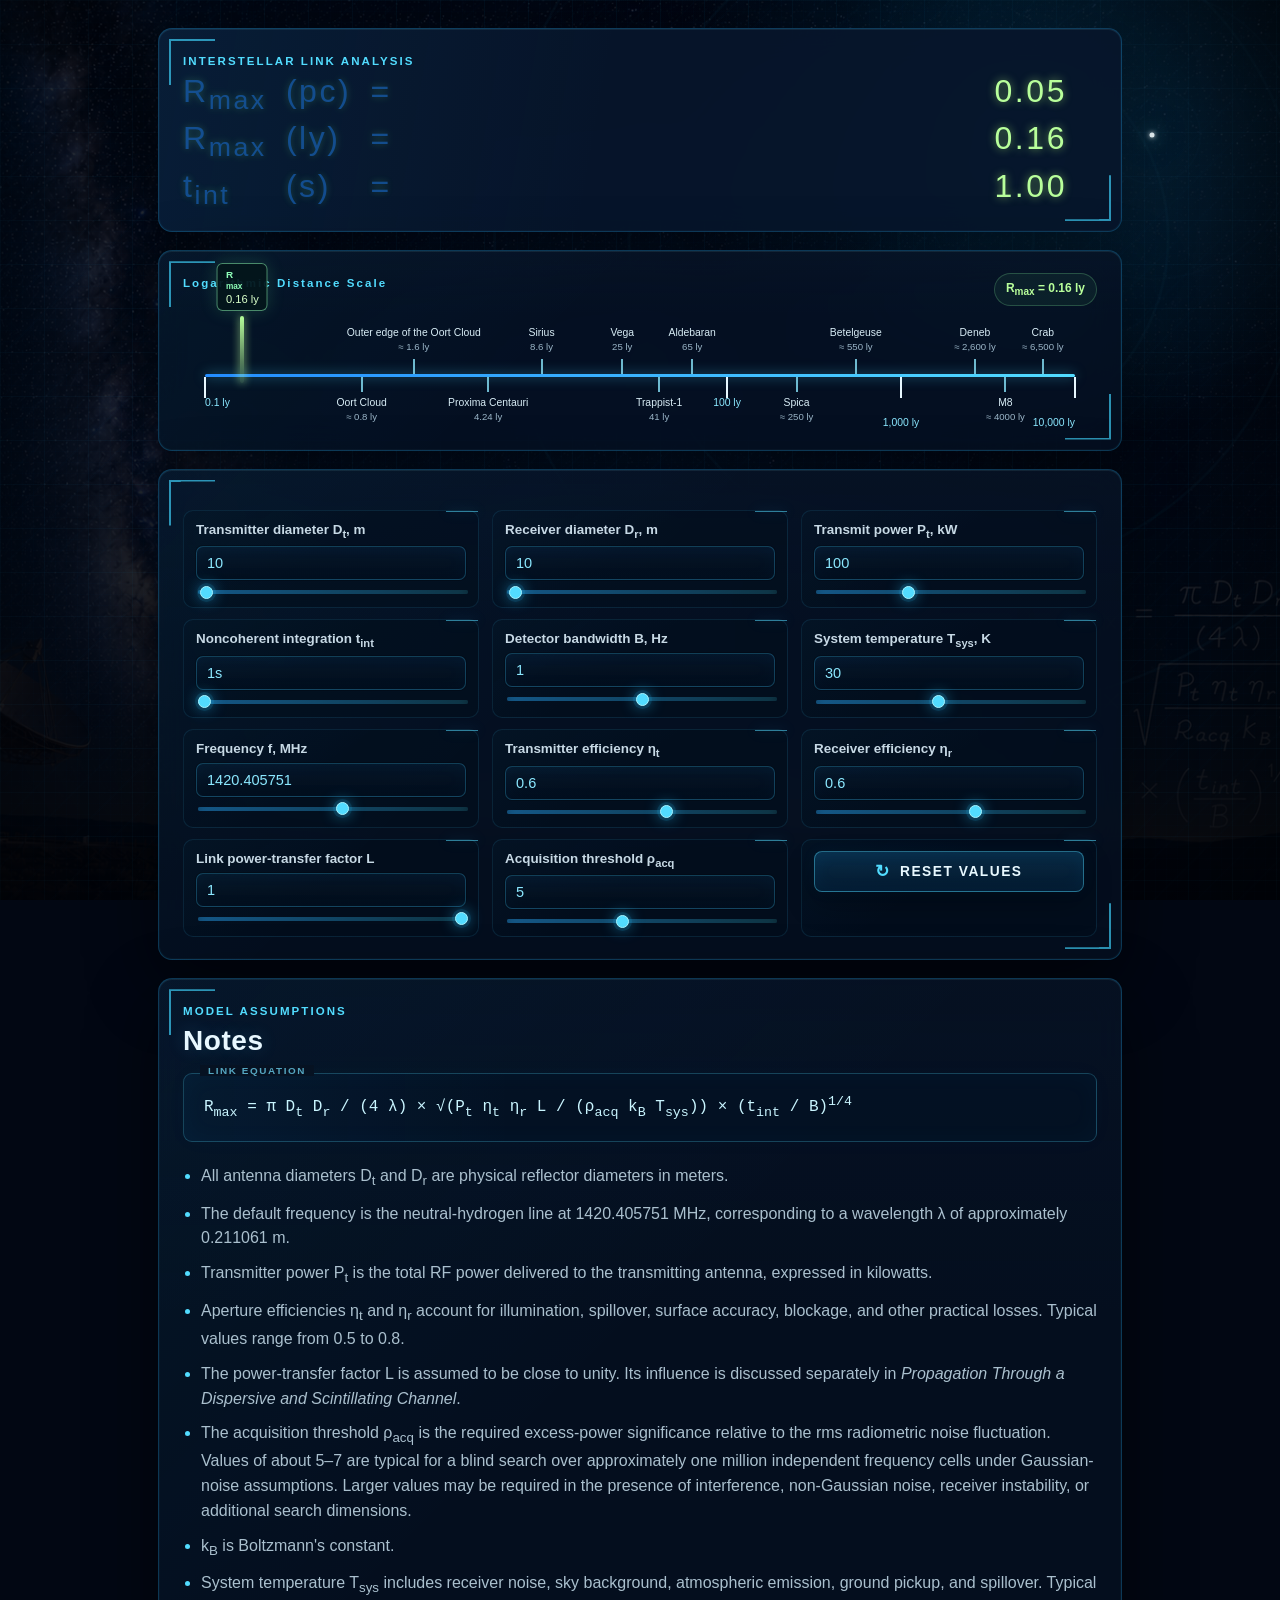
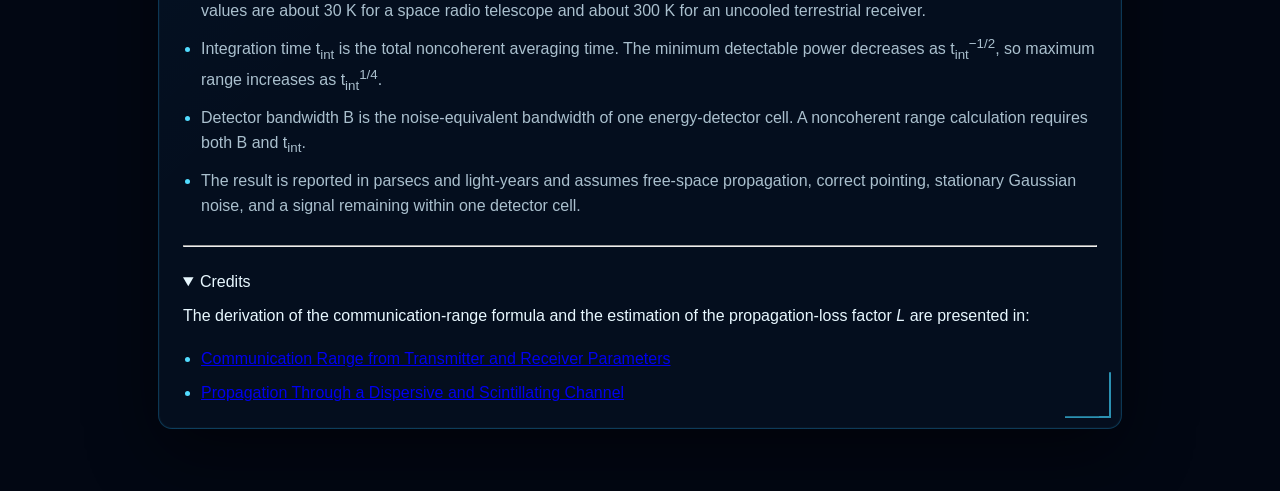
<file: index.html>
<!DOCTYPE html>
<html lang="en">
<head>
  <meta charset="UTF-8">
  <meta name="viewport" content="width=device-width, initial-scale=1.0">
  <title>Noncoherent Range Calculator</title>
    <link rel="icon" type="image/svg+xml" href="data:image/svg+xml,%3Csvg xmlns='http://www.w3.org/2000/svg' viewBox='0 0 64 64'%3E%3Crect width='64' height='64' rx='12' fill='%23061018'/%3E%3Ccircle cx='47' cy='17' r='3.5' fill='%236dffb3'/%3E%3Cg fill='none' stroke='%236dffb3' stroke-width='3' stroke-linecap='round'%3E%3Cpath d='M52 12a8 8 0 0 1 0 10'/%3E%3Cpath d='M56 8a14 14 0 0 1 0 18'/%3E%3C/g%3E%3Cpath d='M12 21c7 19 17 27 34 26-8 9-22 11-31 2-8-8-8-20-3-28Z' fill='%23112838' stroke='%23b9e9f5' stroke-width='3' stroke-linejoin='round'/%3E%3Cpath d='m27 43-5 12m12-10 8 10M18 55h29' fill='none' stroke='%23b9e9f5' stroke-width='3' stroke-linecap='round'/%3E%3C/svg%3E">
  <link rel="stylesheet" href="calc/style.css">
  <link rel="stylesheet" href="calc/display.css">
</head>
<body>
  <div class="background-grid" aria-hidden="true"></div>
  <div class="background-stripes" aria-hidden="true"></div>
  <div class="background-glow" aria-hidden="true"></div>
  <div class="background-rings" aria-hidden="true"></div>

  <div id="signal-waves" aria-hidden="true"></div>
  <div id="signal-source" aria-hidden="true"></div>

  <main class="container">
    <section class="panel panel-title">
      <span class="panel-kicker">INTERSTELLAR LINK ANALYSIS</span>
      <div id="resultText" class="display-value"> Enter valid values </div>
    </section>

    <section class="panel distance-panel" aria-labelledby="distance-scale-title">
      <div class="distance-heading">
        <div>
          <span class="panel-kicker">Logarithmic Distance Scale</span>
          <!-- <h2 id="distance-scale-title">How far does the signal reach?</h2> -->
        </div>
        <div id="distanceScaleStatus" class="distance-status">R<sub>max</sub></div>
      </div>

      <div class="distance-scale" role="img" aria-label="Logarithmic distance scale from 0.1 to 10,000 light-years">
        <div class="distance-axis" aria-hidden="true"></div>

        <div class="distance-landmark major lower edge-start" style="--position: 0%">
          <span class="landmark-tick"></span><span class="landmark-label"><strong>0.1 ly</strong></span>
        </div>
        <div class="distance-landmark lower" style="--position: 18%">
          <span class="landmark-tick"></span><span class="landmark-label"><strong>Oort Cloud</strong><small>≈ 0.8 ly</small></span>
        </div>
        <div class="distance-landmark upper" style="--position: 24%">
          <span class="landmark-tick"></span><span class="landmark-label"><strong>Outer edge of the Oort Cloud</strong><small>≈ 1.6 ly</small></span>
        </div>
        <div class="distance-landmark lower" style="--position: 32.55%">
          <span class="landmark-tick"></span><span class="landmark-label"><strong>Proxima Centauri</strong><small>4.24 ly</small></span>
        </div>
        <div class="distance-landmark upper" style="--position: 38.69%">
          <span class="landmark-tick"></span><span class="landmark-label"><strong>Sirius</strong><small>8.6 ly</small></span>
        </div>
        <div class="distance-landmark upper" style="--position: 47.96%">
          <span class="landmark-tick"></span><span class="landmark-label"><strong>Vega</strong><small>25 ly</small></span>
        </div>
        <div class="distance-landmark lower" style="--position: 52.2%">
          <span class="landmark-tick"></span><span class="landmark-label"><strong>Trappist-1</strong><small>41 ly</small></span>
        </div>                                    
        <div class="distance-landmark upper" style="--position: 56%">
          <span class="landmark-tick"></span><span class="landmark-label"><strong>Aldebaran</strong><small>65 ly</small></span>
        </div>
        <div class="distance-landmark major lower" style="--position: 60%">
          <span class="landmark-tick"></span><span class="landmark-label"><strong>100 ly</strong></span>
        </div>
        <div class="distance-landmark lower" style="--position: 68%">
          <span class="landmark-tick"></span><span class="landmark-label"><strong>Spica</strong><small>≈ 250 ly</small></span>
        </div>                
        <div class="distance-landmark upper" style="--position: 74.81%">
          <span class="landmark-tick"></span><span class="landmark-label"><strong>Betelgeuse</strong><small>≈ 550 ly</small></span>
        </div>
        <div class="distance-landmark major lower stagger" style="--position: 80%">
          <span class="landmark-tick"></span><span class="landmark-label"><strong>1,000 ly</strong></span>
        </div>
        <div class="distance-landmark upper" style="--position: 88.5%">
          <span class="landmark-tick"></span><span class="landmark-label"><strong>Deneb</strong><small>≈ 2,600 ly</small></span>
        </div>
        <div class="distance-landmark lower" style="--position: 92%">
          <span class="landmark-tick"></span><span class="landmark-label"><strong>M8</strong><small>≈ 4000 ly</small></span>
        </div>
        <div class="distance-landmark upper" style="--position: 96.3%">
          <span class="landmark-tick"></span><span class="landmark-label"><strong>Crab</strong><small>≈ 6,500 ly</small></span>
        </div>        
        <div class="distance-landmark major lower edge stagger" style="--position: 100%">
          <span class="landmark-tick"></span><span class="landmark-label"><strong>10,000 ly</strong></span>
        </div>

        <div id="rangeMarker" class="range-marker" style="--position: 0%">
          <span class="range-marker-line"></span>
          <span id="rangeMarkerLabel" class="range-marker-label">Rmax</span>
        </div>
      </div>
    </section>

    <section class="panel panel-parameters">
    
  </br>
      <div class="grid">
        <label>
          <span class="nowrap">Transmitter diameter D<sub>t</sub>, m</span>
          <input id="dt" type="number" value="10" min="1" max="1000" step="1">
          <input id="dt-range" type="range" value="10" min="1" max="1000" step="1">
        </label>

        <label>
          <span class="nowrap">Receiver diameter D<sub>r</sub>, m</span>
          <input id="dr" type="number" value="10" min="1" max="1000" step="1">
          <input id="dr-range" type="range" value="10" min="1" max="1000" step="1">
        </label>

        <label>
          <span class="nowrap">Transmit power P<sub>t</sub>, kW</span>
          <input id="pt" type="number" value="100" min="1" max="1000000" step="1">
          <input id="pt-range" type="range" value="100" min="1" max="1000000" step="1">
        </label>

        <label>
          <span class="nowrap">Noncoherent integration t<sub>int</sub></span>
          <input id="tint" type="text" value="1s">
          <input id="tint-range" type="range" value="0" min="0" max="1000" step="1">
        </label>

        <label>
          <span class="nowrap">Detector bandwidth B, Hz</span>
          <input id="bandwidth" type="number" value="1" min="0.1" max="1000000" step="0.1">
          <input id="bandwidth-range" type="range" value="1" min="0.1" max="1000000" step="0.1">
        </label>

        <label>
          <span class="nowrap">System temperature T<sub>sys</sub>, K</span>
          <input id="Tsys" type="number" value="30" min="3" max="500" step="1">
          <input id="Tsys-range" type="range" value="30" min="3" max="500" step="1">
        </label>

        <label>
          <span class="nowrap">Frequency f, MHz</span>
          <input id="freq" type="number" value="1420.405751" min="10" max="100000" step="0.1">
          <input id="freq-range" type="range" value="1420.405751" min="10" max="100000" step="0.1">
        </label>

        <label>
          <span class="nowrap">Transmitter efficiency η<sub>t</sub></span>
          <input id="etaT" type="number" value="0.6" min="0.01" max="1" step="0.01">
          <input id="etaT-range" type="range" value="0.6" min="0.01" max="1" step="0.01">
        </label>

        <label>
          <span class="nowrap">Receiver efficiency η<sub>r</sub></span>
          <input id="etaR" type="number" value="0.6" min="0.01" max="1" step="0.01">
          <input id="etaR-range" type="range" value="0.6" min="0.01" max="1" step="0.01">
        </label>

        <label>
          <span class="nowrap">Link power-transfer factor L</span>
          <input id="L" type="number" value="1" min="0.01" max="1" step="0.01">
          <input id="L-range" type="range" value="1" min="0.01" max="1" step="0.01">
        </label>

        <label>
          <span class="nowrap">Acquisition threshold ρ<sub>acq</sub></span>
          <input id="rho" type="number" value="5" min="3" max="15" step="0.1">
          <input id="rho-range" type="range" value="5" min="3" max="15" step="0.1">
        </label>

        <label>
          <button id="resetButton" type="button" onclick="window.location.reload()">
            <span class="button-icon" aria-hidden="true">↻</span>
            Reset Values
          </button>
        </label>
      </div>


    </section>

    <section class="panel notes">
      <span class="panel-kicker">MODEL ASSUMPTIONS</span>
      <h2>Notes</h2>
      <div class="formula">
        <p>
          R<sub>max</sub> =
          π D<sub>t</sub> D<sub>r</sub> / (4 λ)
          × √(P<sub>t</sub> η<sub>t</sub> η<sub>r</sub> L /
          (ρ<sub>acq</sub> k<sub>B</sub> T<sub>sys</sub>))
          × (t<sub>int</sub> / B)<sup>1/4</sup>
        </p>
      </div> 
      <ul>
        <li>All antenna diameters D<sub>t</sub> and D<sub>r</sub> are physical reflector diameters in meters.</li>
        <li>The default frequency is the neutral-hydrogen line at 1420.405751 MHz, corresponding to a wavelength λ of approximately 0.211061 m.</li>
        <li>Transmitter power P<sub>t</sub> is the total RF power delivered to the transmitting antenna, expressed in kilowatts.</li>
        <li>Aperture efficiencies η<sub>t</sub> and η<sub>r</sub> account for illumination, spillover, surface accuracy, blockage, and other practical losses. Typical values range from 0.5 to 0.8.</li>
        <li>The power-transfer factor L is assumed to be close to unity. Its influence is discussed separately in <em>Propagation Through a Dispersive and Scintillating Channel</em>.</li>
        <li>The acquisition threshold ρ<sub>acq</sub> is the required excess-power significance relative to the rms radiometric noise fluctuation. Values of about 5–7 are typical for a blind search over approximately one million independent frequency cells under Gaussian-noise assumptions. Larger values may be required in the presence of interference, non-Gaussian noise, receiver instability, or additional search dimensions.</li>
        <li> k<sub>B</sub> is Boltzmann's constant.</li>
        <li>System temperature T<sub>sys</sub> includes receiver noise, sky background, atmospheric emission, ground pickup, and spillover. Typical values are about 30 K for a space radio telescope and about 300 K for an uncooled terrestrial receiver.</li>
        <li>Integration time t<sub>int</sub> is the total noncoherent averaging time. The minimum detectable power decreases as t<sub>int</sub><sup>−1/2</sup>, so maximum range increases as t<sub>int</sub><sup>1/4</sup>.</li>
        <li>Detector bandwidth B is the noise-equivalent bandwidth of one energy-detector cell. A noncoherent range calculation requires both B and t<sub>int</sub>.</li>
        <li>The result is reported in parsecs and light-years and assumes free-space propagation, correct pointing, stationary Gaussian noise, and a signal remaining within one detector cell.</li>
      </ul>
<br>
<hr>
<br>
<details open>
  <summary>Credits</summary>

  <p>
    The derivation of the communication-range formula and the estimation
    of the propagation-loss factor <em>L</em> are presented in:
  </p>

  <ul>
    <li>
      <a href="https://github.com/git-moiseev/waveforms_applications/blob/main/1.%20Communication%20Range%20from%20Transmitter%20and%20Receiver%20Parameters.md"
         target="_blank"
         rel="noopener noreferrer">
        Communication Range from Transmitter and Receiver Parameters
      </a>
    </li>

    <li>
      <a href="https://github.com/git-moiseev/waveforms_applications/blob/main/3.%20Propagation%20Through%20a%20Dispersive%20and%20Scintillating%20Channel.md"
         target="_blank"
         rel="noopener noreferrer">
        Propagation Through a Dispersive and Scintillating Channel
      </a>
    </li>
  </ul>
</details>
    </section>
  </main>

  <script src="calc/calculator.js"></script>
</body>
</html>
</file>
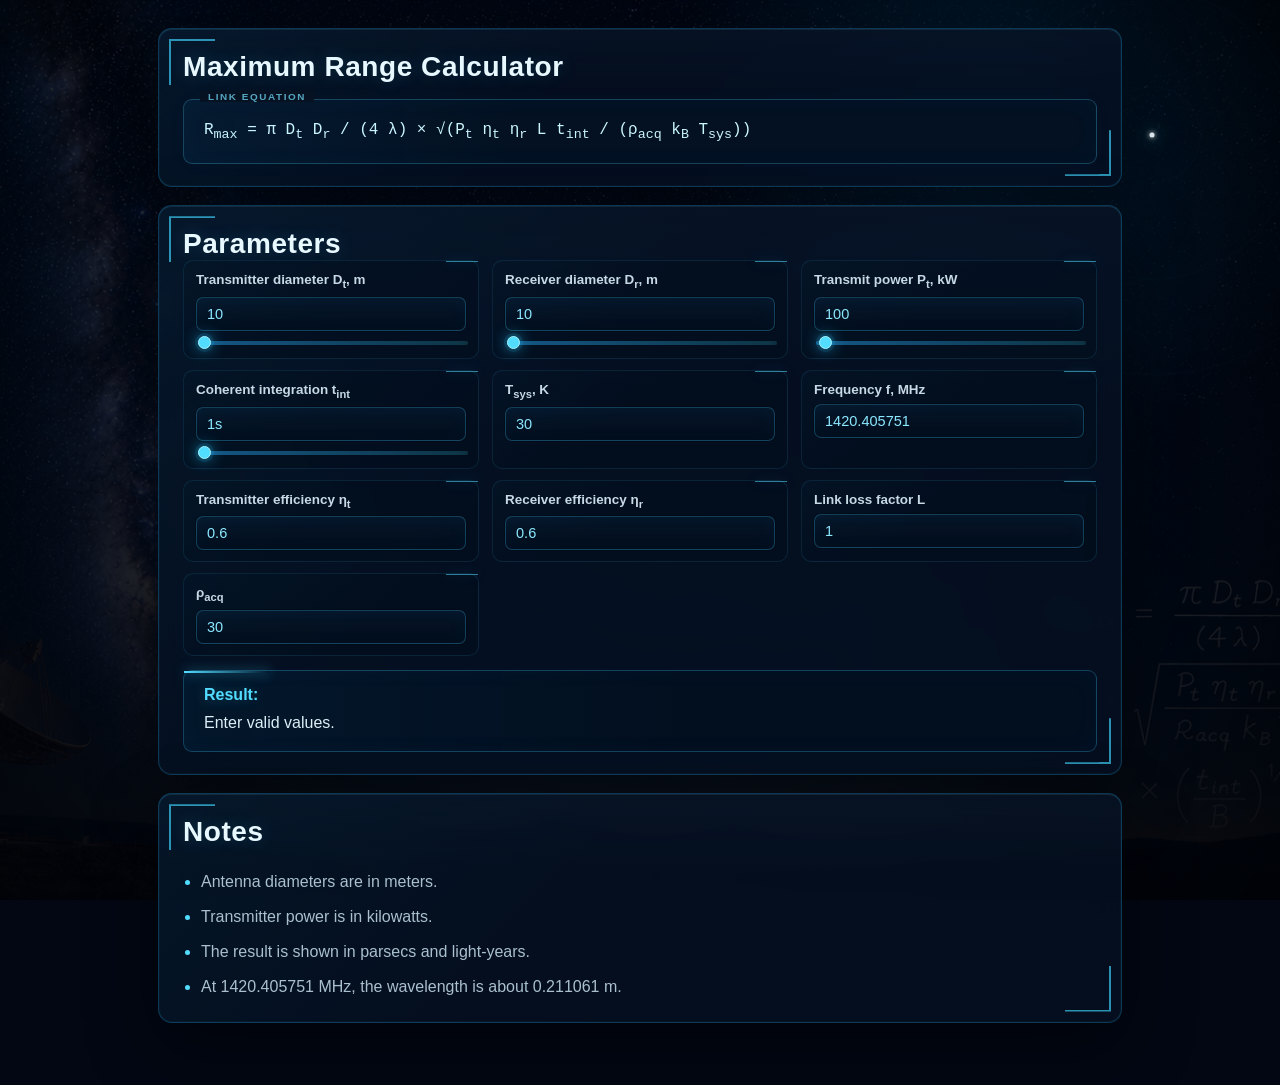
<file: calc/index.html>
<!DOCTYPE html>
<html lang="en">
<head>
  <meta charset="UTF-8">
  <meta name="viewport" content="width=device-width, initial-scale=1.0">
  <title>Range Calculator</title>
  <link rel="stylesheet" href="style.css">
</head>
<body>
  <!-- Decorative signal layer. It does not affect document layout. -->
<div id="signal-waves" aria-hidden="true"></div>
<div id="signal-source" aria-hidden="true"></div>

  <main class="container">
    <section class="panel">
      <h2>Maximum Range Calculator</h2>

      <div class="formula">
        <p>
          R<sub>max</sub> =
          π D<sub>t</sub> D<sub>r</sub> / (4 λ)
          × √(P<sub>t</sub> η<sub>t</sub> η<sub>r</sub>
          L t<sub>int</sub> /
          (ρ<sub>acq</sub> k<sub>B</sub> T<sub>sys</sub>))
        </p>
      </div>
    </section>

    <section class="panel">
      <h2>Parameters</h2>

      <div class="grid">
        <label>
          <span class="nowrap">Transmitter diameter D<sub>t</sub>, m</span>
          <input id="dt" type="number" value="10" min="10" max="1000" step="10">
          <input id="dt-range" type="range" value="10" min="10" max="1000" step="10">
        </label>

        <label>
          <span class="nowrap">Receiver diameter D<sub>r</sub>, m</span>
          <input id="dr" type="number" value="10" min="10" max="1000" step="10">
          <input id="dr-range" type="range" value="10" min="10" max="1000" step="10">
        </label>

        <label>
          <span class="nowrap">Transmit power P<sub>t</sub>, kW</span>
          <input id="pt" type="number" value="100" min="1" max="10000" step="1">
          <input id="pt-range" type="range" value="100" min="1" max="10000" step="1">
        </label>

        <label>
          <span class="nowrap">Coherent integration t<sub>int</sub></span>
          <input id="tint" type="text" value="1s">
          <input id="tint-range" type="range" value="1" min="1" max="100000000" step="1">
        </label>

        <label>
          <span class="nowrap">T<sub>sys</sub>, K</span>
          <input id="Tsys" type="number" value="30" min="0.1" step="0.1">
        </label>

        <label>
          <span class="nowrap">Frequency f, MHz</span>
          <input id="freq" type="number" value="1420.405751" min="1000" step="1" readonly>
        </label>

        <label>
          <span class="nowrap">Transmitter efficiency η<sub>t</sub></span>
          <input id="etaT" type="number" value="0.6" min="0.01" max="1" step="0.01" readonly>
        </label>

        <label>
          <span class="nowrap">Receiver efficiency η<sub>r</sub></span>
          <input id="etaR" type="number" value="0.6" min="0.01" max="1" step="0.01" readonly>
        </label>

        <label>
          <span class="nowrap">Link loss factor L</span>
          <input id="L" type="number" value="1" min="0.01" max="1" step="0.01">
        </label>

        <label>
          <span class="nowrap">ρ<sub>acq</sub></span>
          <input id="rho" type="number" value="30" min="0.1" step="0.1">
        </label>
      </div>

      <div class="result" id="resultBox">
        <strong>Result:</strong>
        <p id="resultText">Enter valid values.</p>
      </div>
    </section>

    <section class="panel notes">
      <h2>Notes</h2>
      <ul>
        <li>Antenna diameters are in meters.</li>
        <li>Transmitter power is in kilowatts.</li>
        <li>The result is shown in parsecs and light-years.</li>
        <li>At 1420.405751 MHz, the wavelength is about 0.211061 m.</li>
      </ul>
    </section>
  </main>

  <script src="calculator.js"></script>
</body>
</html>
</file>
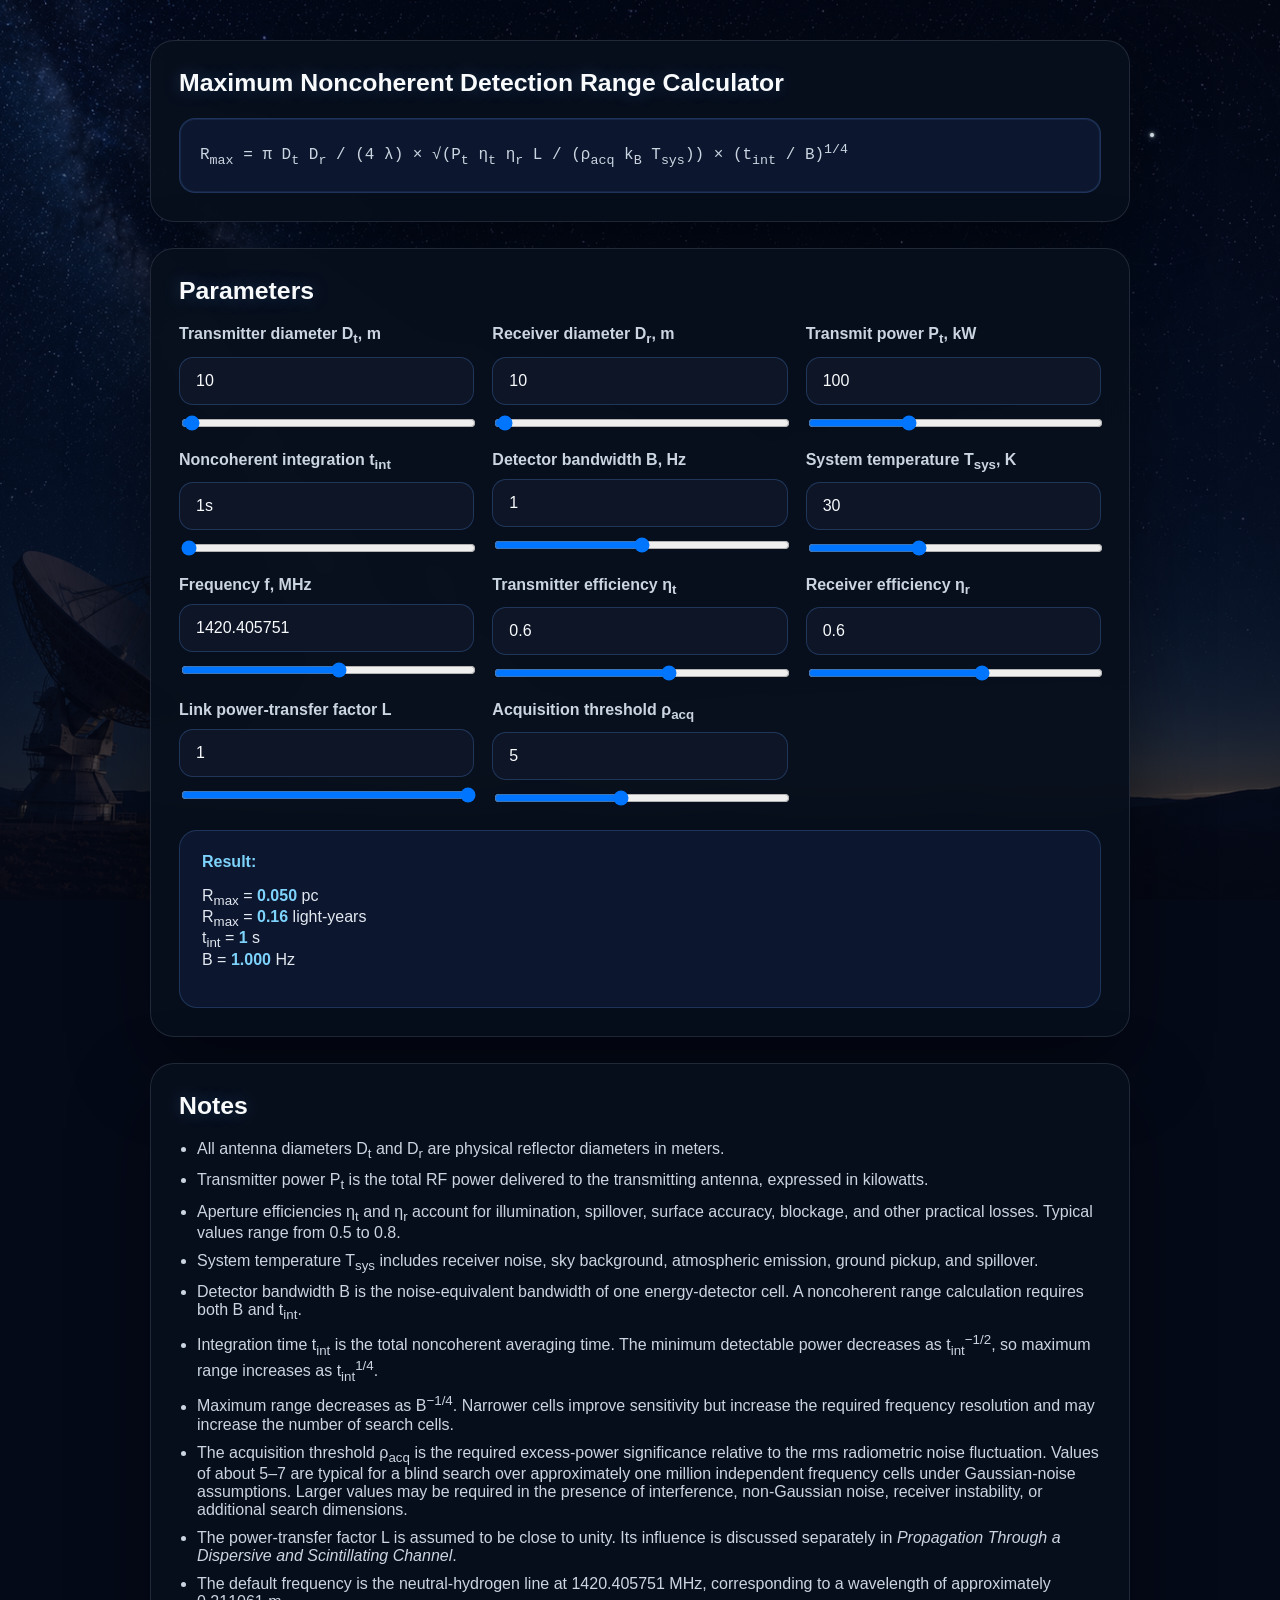
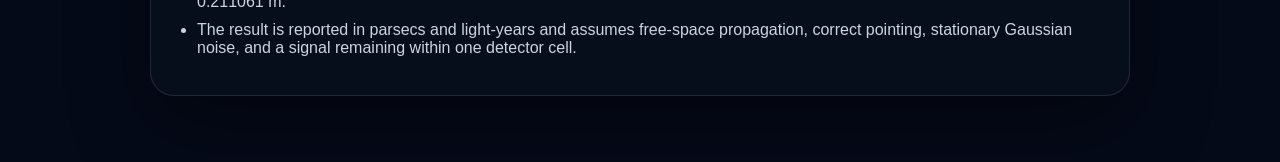
<file: docs/index.html>
<!DOCTYPE html>
<html lang="en">
<head>
  <meta charset="UTF-8">
  <meta name="viewport" content="width=device-width, initial-scale=1.0">
  <title>Noncoherent Range Calculator</title>
  <link rel="stylesheet" href="style.css">
</head>
<body>
  <!-- Decorative signal layer. It does not affect document layout. -->
  <div id="signal-waves" aria-hidden="true"></div>
  <div id="signal-source" aria-hidden="true"></div>

  <main class="container">
    <section class="panel">
      <h2>Maximum Noncoherent Detection Range Calculator</h2>

      <div class="formula">
        <p>
          R<sub>max</sub> =
          π D<sub>t</sub> D<sub>r</sub> / (4 λ)
          × √(P<sub>t</sub> η<sub>t</sub> η<sub>r</sub> L /
          (ρ<sub>acq</sub> k<sub>B</sub> T<sub>sys</sub>))
          × (t<sub>int</sub> / B)<sup>1/4</sup>
        </p>
      </div>

    </section>

    <section class="panel">
      <h2>Parameters</h2>

      <div class="grid">
        <label>
          <span class="nowrap">Transmitter diameter D<sub>t</sub>, m</span>
          <input id="dt" type="number" value="10" min="1" max="1000" step="1">
          <input id="dt-range" type="range" value="10" min="1" max="1000" step="1">
        </label>

        <label>
          <span class="nowrap">Receiver diameter D<sub>r</sub>, m</span>
          <input id="dr" type="number" value="10" min="1" max="1000" step="1">
          <input id="dr-range" type="range" value="10" min="1" max="1000" step="1">
        </label>

        <label>
          <span class="nowrap">Transmit power P<sub>t</sub>, kW</span>
          <input id="pt" type="number" value="100" min="1" max="1000000" step="1">
          <input id="pt-range" type="range" value="100" min="1" max="1000000" step="1">
        </label>

        <label>
          <span class="nowrap">Noncoherent integration t<sub>int</sub></span>
          <input id="tint" type="text" value="1s">
          <input id="tint-range" type="range" value="0" min="0" max="1000" step="1">
        </label>

        <label>
          <span class="nowrap">Detector bandwidth B, Hz</span>
          <input id="bandwidth" type="number" value="1" min="0.1" max="1000000" step="0.1">
          <input id="bandwidth-range" type="range" value="1" min="0.1" max="1000000" step="0.1">
        </label>

        <label>
          <span class="nowrap">System temperature T<sub>sys</sub>, K</span>
          <input id="Tsys" type="number" value="30" min="3" max="500" step="1">
          <input id="Tsys-range" type="range" value="30" min="3" max="500" step="1">
        </label>

        <label>
          <span class="nowrap">Frequency f, MHz</span>
          <input id="freq" type="number" value="1420.405751" min="10" max="100000" step="0.1">
          <input id="freq-range" type="range" value="1420.405751" min="10" max="100000" step="0.1">
        </label>

        <label>
          <span class="nowrap">Transmitter efficiency η<sub>t</sub></span>
          <input id="etaT" type="number" value="0.6" min="0.01" max="1" step="0.01">
          <input id="etaT-range" type="range" value="0.6" min="0.01" max="1" step="0.01">
        </label>

        <label>
          <span class="nowrap">Receiver efficiency η<sub>r</sub></span>
          <input id="etaR" type="number" value="0.6" min="0.01" max="1" step="0.01">
          <input id="etaR-range" type="range" value="0.6" min="0.01" max="1" step="0.01">
        </label>

        <label>
          <span class="nowrap">Link power-transfer factor L</span>
          <input id="L" type="number" value="1" min="0.01" max="1" step="0.01">
          <input id="L-range" type="range" value="1" min="0.01" max="1" step="0.01">
        </label>

        <label>
          <span class="nowrap">Acquisition threshold ρ<sub>acq</sub></span>
          <input id="rho" type="number" value="5" min="3" max="15" step="0.1">
          <input id="rho-range" type="range" value="5" min="3" max="15" step="0.1">
        </label>
      </div>

      <div class="result" id="resultBox">
        <strong>Result:</strong>
        <p id="resultText">Enter valid values.</p>
      </div>
    </section>

    <section class="panel notes">
      <h2>Notes</h2>
      <ul>
        <li>All antenna diameters D<sub>t</sub> and D<sub>r</sub> are physical reflector diameters in meters.</li>
        <li>Transmitter power P<sub>t</sub> is the total RF power delivered to the transmitting antenna, expressed in kilowatts.</li>
        <li>Aperture efficiencies η<sub>t</sub> and η<sub>r</sub> account for illumination, spillover, surface accuracy, blockage, and other practical losses. Typical values range from 0.5 to 0.8.</li>
        <li>System temperature T<sub>sys</sub> includes receiver noise, sky background, atmospheric emission, ground pickup, and spillover.</li>
        <li>Detector bandwidth B is the noise-equivalent bandwidth of one energy-detector cell. A noncoherent range calculation requires both B and t<sub>int</sub>.</li>
        <li>Integration time t<sub>int</sub> is the total noncoherent averaging time. The minimum detectable power decreases as t<sub>int</sub><sup>−1/2</sup>, so maximum range increases as t<sub>int</sub><sup>1/4</sup>.</li>
        <li>Maximum range decreases as B<sup>−1/4</sup>. Narrower cells improve sensitivity but increase the required frequency resolution and may increase the number of search cells.</li>
        <li>The acquisition threshold ρ<sub>acq</sub> is the required excess-power significance relative to the rms radiometric noise fluctuation. Values of   about 5–7 are typical for a blind search over approximately one million independent frequency cells under Gaussian-noise assumptions. Larger values may be required in the presence of interference, non-Gaussian noise, receiver instability, or additional search dimensions. </li>
        <li>The power-transfer factor L is assumed to be close to unity. Its influence is discussed separately in <em>Propagation Through a Dispersive and Scintillating Channel</em>.</li>
        <li>The default frequency is the neutral-hydrogen line at 1420.405751 MHz, corresponding to a wavelength of approximately 0.211061 m.</li>
        <li>The result is reported in parsecs and light-years and assumes free-space propagation, correct pointing, stationary Gaussian noise, and a signal remaining within one detector cell.</li>
      </ul>
    </section>
  </main>

  <script src="calculator.js"></script>
</body>
</html>
</file>
<file: calc/style.css>
:root {
  --bg-0: #020713;
  --bg-1: #06101f;
  --panel: rgba(5, 17, 34, 0.82);
  --panel-strong: rgba(7, 22, 43, 0.94);
  --line: rgba(38, 188, 255, 0.24);
  --line-strong: rgba(64, 214, 255, 0.66);
  --cyan: #52dcff;
  --cyan-soft: #8be8ff;
  --blue: #238cff;
  --text: #e8f8ff;
  --muted: #9bb6c8;
  --shadow: rgba(0, 0, 0, 0.48);
}

* {
  box-sizing: border-box;
}

html {
  min-height: 100%;
  background: var(--bg-0);
}

body {
  position: relative;
  isolation: isolate;
  margin: 0;
  min-height: 100vh;
  overflow-x: hidden;
  color: var(--text);
  font-family: "Segoe UI", Tahoma, Geneva, Verdana, sans-serif;
  background:
    radial-gradient(circle at 80% 12%, rgba(0, 162, 255, 0.17), transparent 27%),
    linear-gradient(rgba(2, 7, 19, 0.68), rgba(2, 7, 19, 0.9)),
    url("bg.png");
  background-size: cover;
  background-position: center;
  background-repeat: no-repeat;
  background-attachment: fixed;
}

body::after {
  content: "";
  position: fixed;
  inset: 0;
  z-index: -1;
  pointer-events: none;
  background: radial-gradient(circle at center, transparent 38%, rgba(0, 0, 0, 0.62) 100%);
}

.background-grid,
.background-stripes,
.background-glow,
.background-rings {
  position: fixed;
  inset: 0;
  z-index: -1;
  pointer-events: none;
}

details p {
  color: #e8f8ff;
}

.background-grid {
  opacity: 0.72;
  background-image:
    linear-gradient(rgba(57, 190, 255, 0.055) 1px, transparent 1px),
    linear-gradient(90deg, rgba(57, 190, 255, 0.055) 1px, transparent 1px),
    linear-gradient(rgba(57, 190, 255, 0.022) 1px, transparent 1px),
    linear-gradient(90deg, rgba(57, 190, 255, 0.022) 1px, transparent 1px);
  background-size: 44px 44px, 44px 44px, 11px 11px, 11px 11px;
}

.background-stripes {
  opacity: 0.75;
  background: repeating-linear-gradient(
    -45deg,
    transparent 0 28px,
    rgba(46, 183, 255, 0.018) 28px 30px
  );
}

.background-glow {
  background:
    radial-gradient(circle at 88% 14%, rgba(43, 181, 255, 0.16), transparent 23%),
    radial-gradient(circle at 50% 40%, rgba(16, 90, 166, 0.08), transparent 44%);
}

.background-rings {
  left: auto;
  top: -34vh;
  right: -18vw;
  width: 85vw;
  height: 85vw;
  opacity: 0.12;
  border-radius: 50%;
  background: repeating-radial-gradient(
    circle at center,
    transparent 0 8.5%,
    rgba(75, 207, 255, 0.35) 8.7% 8.85%,
    transparent 9.05% 17.5%
  );
}

#signal-source {
  position: fixed;
  left: 90%;
  top: 15%;
  width: 5px;
  height: 5px;
  z-index: 0;
  pointer-events: none;
  transform: translate(-50%, -50%);
  border-radius: 50%;
  background: #f0fbff;
  box-shadow:
    0 0 5px rgba(240, 251, 255, 1),
    0 0 16px rgba(96, 220, 255, 0.96),
    0 0 40px rgba(40, 162, 255, 0.62);
  animation: transmitter-flicker 2.8s ease-in-out infinite;
}

#signal-waves {
  position: fixed;
  left: 90%;
  top: 15%;
  width: 620px;
  aspect-ratio: 1;
  z-index: 0;
  pointer-events: none;
  border-radius: 50%;
  background: repeating-radial-gradient(
    circle at center,
    transparent 0 10.7%,
    rgba(113, 218, 255, 0.24) 10.9% 11.12%,
    transparent 11.35% 21.8%
  );
  background-position: center;
  background-repeat: no-repeat;
  background-size: 100% 100%;
  opacity: 0.05;
  filter: blur(0.25px);
  transform: translate(-50%, -50%) rotate(-8deg);
  transition: opacity 0.15s linear, filter 0.15s linear;
  animation: signal-expansion 18s ease-in-out infinite alternate;
}

.container {
  position: relative;
  z-index: 1;
  max-width: 1020px;
  margin: 0 auto;
  padding: 28px 28px 44px;
}

.panel {
  position: relative;
  margin-bottom: 18px;
  padding: 22px 24px;
  overflow: hidden;
  background:
    linear-gradient(180deg, rgba(16, 42, 69, 0.11), transparent 32%),
    linear-gradient(135deg, rgba(0, 180, 255, 0.045), transparent 42%),
    var(--panel);
  border: 1px solid var(--line);
  border-radius: 14px;
  box-shadow:
    0 24px 70px var(--shadow),
    inset 0 0 0 1px rgba(112, 220, 255, 0.035),
    inset 0 1px 0 rgba(164, 235, 255, 0.06);
  backdrop-filter: blur(16px) saturate(120%);
}

.panel::before,
.panel::after {
  content: "";
  position: absolute;
  width: 44px;
  height: 44px;
  pointer-events: none;
}

.panel::before {
  top: 10px;
  left: 10px;
  border-top: 2px solid var(--line-strong);
  border-left: 2px solid var(--line-strong);
  clip-path: polygon(0 0, 100% 0, 100% 2px, 12px 2px, 2px 12px, 2px 100%, 0 100%);
}

.panel::after {
  right: 10px;
  bottom: 10px;
  border-right: 2px solid var(--line-strong);
  border-bottom: 2px solid var(--line-strong);
  clip-path: polygon(100% 100%, 0 100%, 0 calc(100% - 2px), calc(100% - 12px) calc(100% - 2px), calc(100% - 2px) calc(100% - 12px), calc(100% - 2px) 0, 100% 0);
}

.panel-title {
  background:
    linear-gradient(100deg, rgba(18, 80, 129, 0.15), transparent 46%),
    var(--panel-strong);
}

.distance-panel {
  padding-bottom: 14px;
}

.distance-heading {
  display: flex;
  align-items: flex-start;
  justify-content: space-between;
  gap: 24px;
}

.distance-status {
  padding: 7px 11px;
  color: #b8ff9b;
  font-size: 0.75rem;
  font-weight: 700;
  font-variant-numeric: tabular-nums;
  white-space: nowrap;
  background: rgba(112, 255, 139, 0.06);
  border: 1px solid rgba(142, 255, 162, 0.22);
  border-radius: 999px;
}

.distance-scale {
  position: relative;
  height: 112px;
  margin: 18px 22px 0;
}

.distance-axis {
  position: absolute;
  top: 50px;
  left: 0;
  right: 0;
  height: 3px;
  background: linear-gradient(90deg, #238cff, #52dcff);
  border-radius: 999px;
  box-shadow: 0 0 12px rgba(82, 220, 255, 0.55);
}

.distance-landmark,
.range-marker {
  position: absolute;
  top: 50px;
  left: var(--position);
}

.landmark-tick {
  position: absolute;
  left: -1px;
  width: 2px;
  height: 15px;
  background: rgba(139, 232, 255, 0.78);
}

.distance-landmark.upper .landmark-tick {
  bottom: 0;
}

.distance-landmark.lower .landmark-tick {
  top: 3px;
}

.distance-landmark.major .landmark-tick {
  height: 21px;
  background: #e8f8ff;
}

.landmark-label {
  position: absolute;
  left: 0;
  min-width: max-content;
  color: #c8dbe7;
  font-size: 0.65rem;
  line-height: 1.2;
  transform: translateX(-50%);
  text-align: center;
  white-space: nowrap;
}

.upper .landmark-label {
  bottom: 21px;
}

.lower .landmark-label {
  top: 23px;
}

@media (min-width: 761px) {
  .distance-landmark.stagger .landmark-label {
    top: 43px;
  }
}

.landmark-label strong,
.landmark-label small {
  display: block;
}

.landmark-label strong {
  color: #d8edf6;
  font-weight: 400;
}

.landmark-label small {
  margin-top: 2px;
  color: var(--muted);
  font-size: 0.6rem;
}

.distance-landmark.major .landmark-label strong {
  color: var(--cyan-soft);
}

.distance-landmark.edge-start .landmark-label {
  transform: none;
  text-align: left;
}

.distance-landmark.edge .landmark-label {
  transform: translateX(-100%);
  text-align: right;
}

.range-marker {
  z-index: 4;
  transition: left 0.28s ease-out;
}

.range-marker-line {
  position: absolute;
  left: -2px;
  bottom: -9px;
  width: 4px;
  height: 67px;
  background: linear-gradient(to bottom, #b8ff9b, rgba(184, 255, 155, 0.2));
  border-radius: 999px;
  box-shadow: 0 0 9px rgba(184, 255, 155, 0.78);
}

.range-marker-label {
  position: absolute;
  bottom: 63px;
  left: 0;
  display: flex;
  flex-direction: column;
  gap: 2px;
  padding: 5px 8px;
  color: #8fffb9;
  font-size: 0.62rem;
  font-weight: 800;
  white-space: nowrap;
  transform: translateX(-50%);
  background: rgba(4, 22, 27, 0.94);
  border: 1px solid rgba(143, 255, 185, 0.5);
  border-radius: 6px;
  box-shadow: 0 0 18px rgba(105, 255, 155, 0.16);
}

.range-marker-label strong {
  color: #d9ffc9;
  font-size: 0.7rem;
  font-variant-numeric: tabular-nums;
  font-weight: 400;
}

.range-marker.below-scale .range-marker-label {
  transform: none;
}

.range-marker.above-scale .range-marker-label {
  transform: translateX(-100%);
}

.range-marker.invalid {
  display: none;
}

.panel-kicker,
.result-label {
  display: inline-block;
  margin-bottom: 8px;
  color: var(--cyan);
  font-size: 0.72rem;
  font-weight: 800;
  letter-spacing: 0.18em;
}

h1,
h2 {
  margin: 0;
  color: var(--text);
  text-shadow: 0 0 18px rgba(73, 205, 255, 0.2);
}

h2 {
  font-size: clamp(1.35rem, 2.2vw, 1.75rem);
  font-weight: 650;
  letter-spacing: 0.02em;
}

.section-heading {
  display: flex;
  align-items: flex-start;
  justify-content: space-between;
  gap: 20px;
  margin-bottom: 16px;
}

.status-chip {
  padding: 7px 11px;
  color: #8fffb9;
  font-size: 0.68rem;
  font-weight: 800;
  letter-spacing: 0.15em;
  background: rgba(44, 255, 128, 0.06);
  border: 1px solid rgba(76, 255, 151, 0.26);
  border-radius: 999px;
  box-shadow: inset 0 0 18px rgba(44, 255, 128, 0.04);
}

.formula {
  position: relative;
  margin-top: 16px;
  padding: 16px 20px;
  color: #c9f5ff;
  font-family: "Courier New", Courier, monospace;
  background:
    linear-gradient(90deg, rgba(24, 115, 179, 0.09), transparent 36%),
    rgba(4, 18, 36, 0.9);
  border: 1px solid rgba(82, 220, 255, 0.25);
  border-radius: 9px;
  box-shadow:
    inset 0 0 26px rgba(0, 158, 255, 0.035),
    0 0 24px rgba(0, 139, 255, 0.025);
}

.formula::before {
  content: "LINK EQUATION";
  position: absolute;
  top: -9px;
  left: 16px;
  padding: 0 8px;
  color: rgba(117, 224, 255, 0.72);
  font: 700 0.62rem "Segoe UI", sans-serif;
  letter-spacing: 0.16em;
  background: #061222;
}

.formula p {
  margin: 0;
  line-height: 1.8;
}

.grid {
  display: grid;
  grid-template-columns: repeat(3, minmax(0, 1fr));
  gap: 11px 13px;
}

label {
  position: relative;
  display: flex;
  flex-direction: column;
  padding: 11px 12px;
  color: #c7d9e5;
  font-size: 0.84rem;
  font-weight: 650;
  background:
    linear-gradient(145deg, rgba(25, 101, 157, 0.055), transparent 45%),
    rgba(3, 15, 29, 0.56);
  border: 1px solid rgba(60, 184, 237, 0.12);
  border-radius: 10px;
}

label::after {
  content: "";
  position: absolute;
  top: 0;
  right: 0;
  width: 32px;
  height: 1px;
  background: rgba(83, 219, 255, 0.55);
  box-shadow: 0 0 12px rgba(67, 201, 255, 0.34);
}

input[type="number"],
input[type="text"] {
  width: 100%;
  margin-top: 7px;
  padding: 8px 10px;
  color: var(--cyan-soft);
  font-size: 0.91rem;
  font-variant-numeric: tabular-nums;
  background:
    linear-gradient(180deg, rgba(21, 62, 92, 0.18), rgba(2, 13, 26, 0.68));
  border: 1px solid rgba(59, 191, 244, 0.28);
  border-radius: 7px;
  outline: none;
  box-shadow:
    inset 0 0 18px rgba(0, 137, 255, 0.035),
    0 0 0 1px rgba(0, 0, 0, 0.22);
  transition: border-color 0.2s ease, box-shadow 0.2s ease, background 0.2s ease;
}

input[type="number"]:focus,
input[type="text"]:focus {
  border-color: var(--cyan);
  background: rgba(4, 25, 45, 0.9);
  box-shadow:
    0 0 0 3px rgba(67, 201, 255, 0.08),
    0 0 22px rgba(24, 154, 255, 0.12),
    inset 0 0 18px rgba(0, 155, 255, 0.06);
}

input[type="range"] {
  width: 100%;
  height: 4px;
  margin-top: 10px;
  appearance: none;
  -webkit-appearance: none;
  background: linear-gradient(90deg, rgba(37, 157, 240, 0.8), rgba(61, 214, 255, 0.32));
  border-radius: 999px;
  box-shadow: inset 0 0 8px rgba(0, 0, 0, 0.5);
}

input[type="range"]::-webkit-slider-thumb {
  width: 13px;
  height: 13px;
  appearance: none;
  -webkit-appearance: none;
  border: 1px solid #a7f4ff;
  border-radius: 50%;
  background: var(--cyan);
  box-shadow:
    0 0 0 3px rgba(40, 199, 255, 0.12),
    0 0 15px rgba(40, 199, 255, 0.76);
  cursor: pointer;
}

input[type="range"]::-moz-range-thumb {
  width: 13px;
  height: 13px;
  border: 1px solid #a7f4ff;
  border-radius: 50%;
  background: var(--cyan);
  box-shadow: 0 0 15px rgba(40, 199, 255, 0.76);
  cursor: pointer;
}

input[type="number"]::-webkit-inner-spin-button,
input[type="number"]::-webkit-outer-spin-button {
  appearance: none;
  -webkit-appearance: none;
  margin: 0;
}

input[type="number"] {
  appearance: textfield;
  -moz-appearance: textfield;
}

.reset-container {
  grid-column: 1 / -1;
  display: flex;
  justify-content: center;
  padding-top: 1px;
}

button {
  display: inline-flex;
  align-items: center;
  justify-content: center;
  gap: 9px;
  min-width: 150px;
  padding: 9px 18px;
  color: var(--text);
  font-size: 0.86rem;
  font-weight: 800;
  text-transform: uppercase;
  letter-spacing: 0.11em;
  cursor: pointer;
  background:
    linear-gradient(180deg, rgba(28, 137, 201, 0.24), rgba(5, 30, 54, 0.72));
  border: 1px solid rgba(82, 220, 255, 0.42);
  border-radius: 8px;
  box-shadow:
    0 12px 28px rgba(0, 0, 0, 0.25),
    inset 0 0 18px rgba(0, 167, 255, 0.055),
    0 0 16px rgba(0, 158, 255, 0.05);
  transition: transform 0.18s ease, border-color 0.18s ease, box-shadow 0.18s ease;
}

button:hover {
  transform: translateY(-1px);
  border-color: var(--cyan);
  box-shadow:
    0 15px 34px rgba(0, 0, 0, 0.32),
    0 0 24px rgba(39, 184, 255, 0.14),
    inset 0 0 22px rgba(0, 167, 255, 0.08);
}

.button-icon {
  color: var(--cyan);
  font-size: 1.08rem;
}

.result {
  position: relative;
  margin-top: 14px;
  padding: 15px 20px;
  color: #dceef7;
  background:
    linear-gradient(90deg, rgba(13, 90, 144, 0.1), transparent 55%),
    rgba(3, 17, 33, 0.86);
  border: 1px solid rgba(65, 202, 255, 0.27);
  border-radius: 9px;
  box-shadow: inset 0 0 24px rgba(0, 151, 255, 0.035);
}

.result::before {
  content: "";
  position: absolute;
  top: 0;
  left: 0;
  width: 86px;
  height: 2px;
  background: linear-gradient(90deg, var(--cyan), transparent);
  box-shadow: 0 0 12px rgba(64, 214, 255, 0.7);
}

.result p {
  margin: 6px 0 0;
  line-height: 1.65;
  font-variant-numeric: tabular-nums;
}

.result strong {
  color: var(--cyan);
  text-shadow: 0 0 14px rgba(73, 215, 255, 0.3);
}

.notes ul {
  display: grid;
/*  grid-template-columns: repeat(2, minmax(0, 1fr)); */
  gap: 10px 24px;
  padding-left: 18px;
  margin: 22px 0 0;
}

.notes li {
  color: #aac0ce;
  line-height: 1.55;
}

.notes li::marker {
  color: var(--cyan);
}

.nowrap {
  white-space: nowrap;
}

@media (max-width: 1080px) {
  .container {
    max-width: 920px;
  }

  .grid {
    grid-template-columns: repeat(2, minmax(0, 1fr));
  }
}

@media (max-width: 760px) {
  body {
    background-attachment: scroll;
  }

  .container {
    padding: 24px 16px 40px;
  }

  .panel {
    padding: 24px 18px;
  }

  .grid,
  .notes ul {
    grid-template-columns: 1fr;
  }

  .section-heading {
    align-items: center;
  }

  .status-chip {
    display: none;
  }

  .distance-heading {
    display: block;
  }

  .distance-status {
    display: inline-block;
    margin-top: 12px;
  }

  .distance-scale {
    height: 270px;
    margin: 18px 8px 0 24px;
  }

  .distance-axis {
    top: 0;
    bottom: 0;
    left: 0;
    right: auto;
    width: 3px;
    height: auto;
    background: linear-gradient(180deg, #238cff, #52dcff);
  }

  .distance-axis::after {
    top: auto;
    bottom: 0;
    left: 26px;
    transform: none;
  }

  .distance-landmark,
  .range-marker {
    top: var(--position);
    left: 0;
  }

  .landmark-tick,
  .distance-landmark.upper .landmark-tick,
  .distance-landmark.lower .landmark-tick {
    top: -1px;
    bottom: auto;
    left: -8px;
    width: 17px;
    height: 2px;
  }

  .distance-landmark.major .landmark-tick {
    width: 23px;
    height: 2px;
    left: -11px;
  }

  .landmark-label,
  .upper .landmark-label,
  .lower .landmark-label,
  .distance-landmark.edge-start .landmark-label,
  .distance-landmark.edge .landmark-label {
    top: 0;
    bottom: auto;
    left: 17px;
    transform: translateY(-50%);
    text-align: left;
  }

  .range-marker-line {
    top: -2px;
    bottom: auto;
    left: -97px;
    width: 194px;
    height: 4px;
    background: linear-gradient(90deg, rgba(184, 255, 155, 0.12), #b8ff9b, rgba(184, 255, 155, 0.12));
  }

  .range-marker-label,
  .range-marker.below-scale .range-marker-label,
  .range-marker.above-scale .range-marker-label {
    bottom: auto;
    top: -7px;
    left: -96px;
    transform: translateY(-100%);
  }

  #signal-waves {
    top: 40px;
    left: 92%;
    width: 390px;
  }

  #signal-source {
    top: 40px;
    left: 92%;
  }

  .background-rings {
    top: -10vh;
    right: -50vw;
    width: 150vw;
    height: 150vw;
  }
}

@keyframes signal-expansion {
  from { background-size: 100% 100%; }
  to { background-size: 120% 120%; }
}

@keyframes transmitter-flicker {
  0%, 100% {
    opacity: 0.82;
    transform: translate(-50%, -50%) scale(0.9);
  }
  50% {
    opacity: 1;
    transform: translate(-50%, -50%) scale(1.18);
  }
}
</file>
<file: calc/display.css>
.display-panel{

    position:relative;

    overflow:hidden;

    background:
        linear-gradient(
            to bottom,
            #08140d,
            #0c1d14
        );

    border:2px solid #3d5146;

    border-radius:8px;

    box-shadow:
        inset 0 0 35px rgba(90,255,120,.08),
        inset 0 0 6px rgba(0,0,0,.8),
        0 0 20px rgba(0,0,0,.35);

    padding:18px 22px;
}

.display-panel::before{

    content:"";

    position:absolute;

    inset:0;

    background:
        repeating-linear-gradient(

            transparent 0px,

            transparent 3px,

            rgba(255,255,255,.025) 4px

        );

    pointer-events:none;
}

.display-header{
    color:#7db88b;
    font-size:.8rem;
    letter-spacing:.25em;
    margin-bottom:14px;
    opacity:.9;
}

.display-value {
    font-size:2rem;
    font-weight:300;
    line-height:1.05;
    letter-spacing:.08em;
    color:#b8ff9b;
    text-shadow:
        0 0 6px rgba(120,255,150,.45),
        0 0 16px rgba(120,255,150,.2);

    letter-spacing:.08em;
    display: grid;
    grid-template-columns: max-content max-content 1fr max-content;
    row-gap: 0.25em;
    column-gap: 0.6em;
    align-items: baseline;
    font-variant-numeric: tabular-nums;
    animation: glow 5s ease-in-out infinite;
}

.label {
    color:#238cff;
    opacity: .45;
}

.eq {
    /*justify-self: center;*/
    color:#238cff;
    opacity: .45;
}

.value {
    justify-self: end;
    padding-right: 30px;
    /*color: #d9ff9d;*/
    text-shadow:
        0 0 8px rgba(180,255,120,.6);
}

@keyframes glow {
    0%,100%{
        filter:brightness(1);
    }
    50%{
        filter:brightness(1.03);
    }
}
</file>
<file: docs/style.css>
html {
  min-height: 100%;
  background: #050a19;
}

body {
  position: relative;
  isolation: isolate;

  margin: 0;
  min-height: 100vh;
  overflow-x: hidden;

  font-family: "Segoe UI", Tahoma, Geneva, Verdana, sans-serif;

  background:
    linear-gradient(
      rgba(5, 10, 25, 0.55),
      rgba(5, 10, 25, 0.75)
    ),
    url("bg.png");

  background-size: cover;
  background-position: center center;
  background-repeat: no-repeat;
  background-attachment: fixed;
}

/*
 * Signal rings above the body background and below the calculator.
 * This fixed element does not participate in normal document flow.
 */
#signal-source {
  position: fixed;

  /* The same coordinates */
  left: 90%;
  top: 15%;

  width: 4px;
  height: 4px;

  z-index: 0;
  pointer-events: none;

  transform: translate(-50%, -50%);
  border-radius: 50%;

  background: rgb(235, 248, 255);

  box-shadow:
    0 0 3px rgba(235, 248, 255, 0.95),
    0 0 9px rgba(140, 210, 255, 0.75),
    0 0 20px rgba(120, 200, 255, 0.45);

  animation: transmitter-flicker 2.8s ease-in-out infinite;
}

#signal-waves {
  position: fixed;
  left: 90%;
  top: 15%;
  width: 560px;
  aspect-ratio: 1;

  z-index: 0;
  pointer-events: none;
  border-radius: 50%;

  background:
    repeating-radial-gradient(
      circle at center,
      transparent 0 10.7%,
      rgba(190, 225, 255, 0.2) 10.9% 11.15%,
      transparent 11.4% 21.8%
    );

  background-position: center center;
  background-repeat: no-repeat;
  background-size: 100% 100%;

  opacity: 0.04;
  filter: blur(0.3px);

  transform: translate(-50%, -50%) rotate(-8deg);

  transition:
    opacity 0.15s linear,
    filter 0.15s linear;

  animation: signal-expansion 18s ease-in-out infinite alternate;
}


/* Calculator content remains above the rings. */
.container {
  position: relative;
  z-index: 1;

  max-width: 980px;
  padding: 40px 32px;
  margin: 0 auto;
}

.panel {
  padding: 28px;
  margin-bottom: 26px;

  background: rgba(8, 15, 28, 0.94);
  border: 1px solid rgba(148, 163, 184, 0.18);
  border-radius: 24px;

  box-shadow: 0 30px 80px rgba(0, 0, 0, 0.45);
  backdrop-filter: blur(14px);
}

h1,
h2 {
  margin-top: 0;
  color: #f8fafc;
  text-shadow: 0 0 18px rgba(96, 165, 250, 0.28);
}

h1 {
  font-size: clamp(2.1rem, 3vw, 3.4rem);
}

h2 {
  font-size: 1.55rem;
}

.formula {
  padding: 20px;
  margin-top: 18px;

  color: #cbd5e1;
  font-family: "Courier New", Courier, monospace;

  background: rgba(14, 23, 48, 0.92);
  border: 1px solid rgba(96, 165, 250, 0.22);
  border-radius: 16px;

  box-shadow: inset 0 0 0 1px rgba(96, 165, 250, 0.12);
}

.formula p {
  margin: 0;
  line-height: 1.7;
}

.grid {
  display: grid;
  grid-template-columns: repeat(auto-fit, minmax(220px, 1fr));
  gap: 18px;
}

label {
  display: flex;
  flex-direction: column;

  color: #cbd5e1;
  font-weight: 600;
}

input[type="number"],
input[type="text"] {
  box-sizing: border-box;
  width: 100%;

  margin-top: 10px;
  padding: 14px 16px;

  color: #f8fafc;
  font-size: 1rem;

  background: rgba(15, 23, 42, 0.86);
  border: 1px solid rgba(96, 165, 250, 0.24);
  border-radius: 14px;
  outline: none;

  transition:
    border-color 0.2s ease,
    box-shadow 0.2s ease;
}

input[type="number"]:focus,
input[type="text"]:focus {
  border-color: #60a5fa;
  box-shadow: 0 0 0 4px rgba(96, 165, 250, 0.12);
}

input[type="range"] {
  width: 100%;
  margin-top: 10px;
}

input[type="number"]::-webkit-inner-spin-button,
input[type="number"]::-webkit-outer-spin-button {
  appearance: none;
  -webkit-appearance: none;
  margin: 0;
}

input[type="number"] {
  appearance: textfield;
  -moz-appearance: textfield;
}

input[readonly] {
  opacity: 0.7;
  cursor: not-allowed;
}

.result {
  margin-top: 22px;
  padding: 22px;

  color: #e2e8f0;

  background: rgba(14, 23, 48, 0.92);
  border: 1px solid rgba(96, 165, 250, 0.22);
  border-radius: 18px;
}

.result strong {
  color: #7dd3fc;
}

.notes ul {
  padding-left: 18px;
  margin: 0;
}

.notes li {
  margin-bottom: 10px;
  color: #cbd5e1;
}

.nowrap {
  white-space: nowrap;
}

@media (max-width: 640px) {
  body {
    background-attachment: scroll;
  }

  .container {
    padding: 24px 18px;
  }

  #signal-waves {
    top: 20px;
    right: -130px;
    width: 360px;
  }
}

@keyframes signal-expansion {
    from {
        background-size: 100% 100%;
    }

    to {
        background-size: 120% 120%;
    }
}

@keyframes transmitter-flicker {
  0%,
  100% {
    opacity: 0.82;
    transform: translate(-50%, -50%) scale(0.9);

    box-shadow:
      0 0 3px rgba(235, 248, 255, 0.85),
      0 0 8px rgba(140, 210, 255, 0.65),
      0 0 18px rgba(120, 200, 255, 0.35);
  }

  50% {
    opacity: 1;
    transform: translate(-50%, -50%) scale(1.15);

    box-shadow:
      0 0 5px rgba(255, 255, 255, 1),
      0 0 12px rgba(160, 220, 255, 0.9),
      0 0 28px rgba(120, 200, 255, 0.55);
  }
}
</file>
